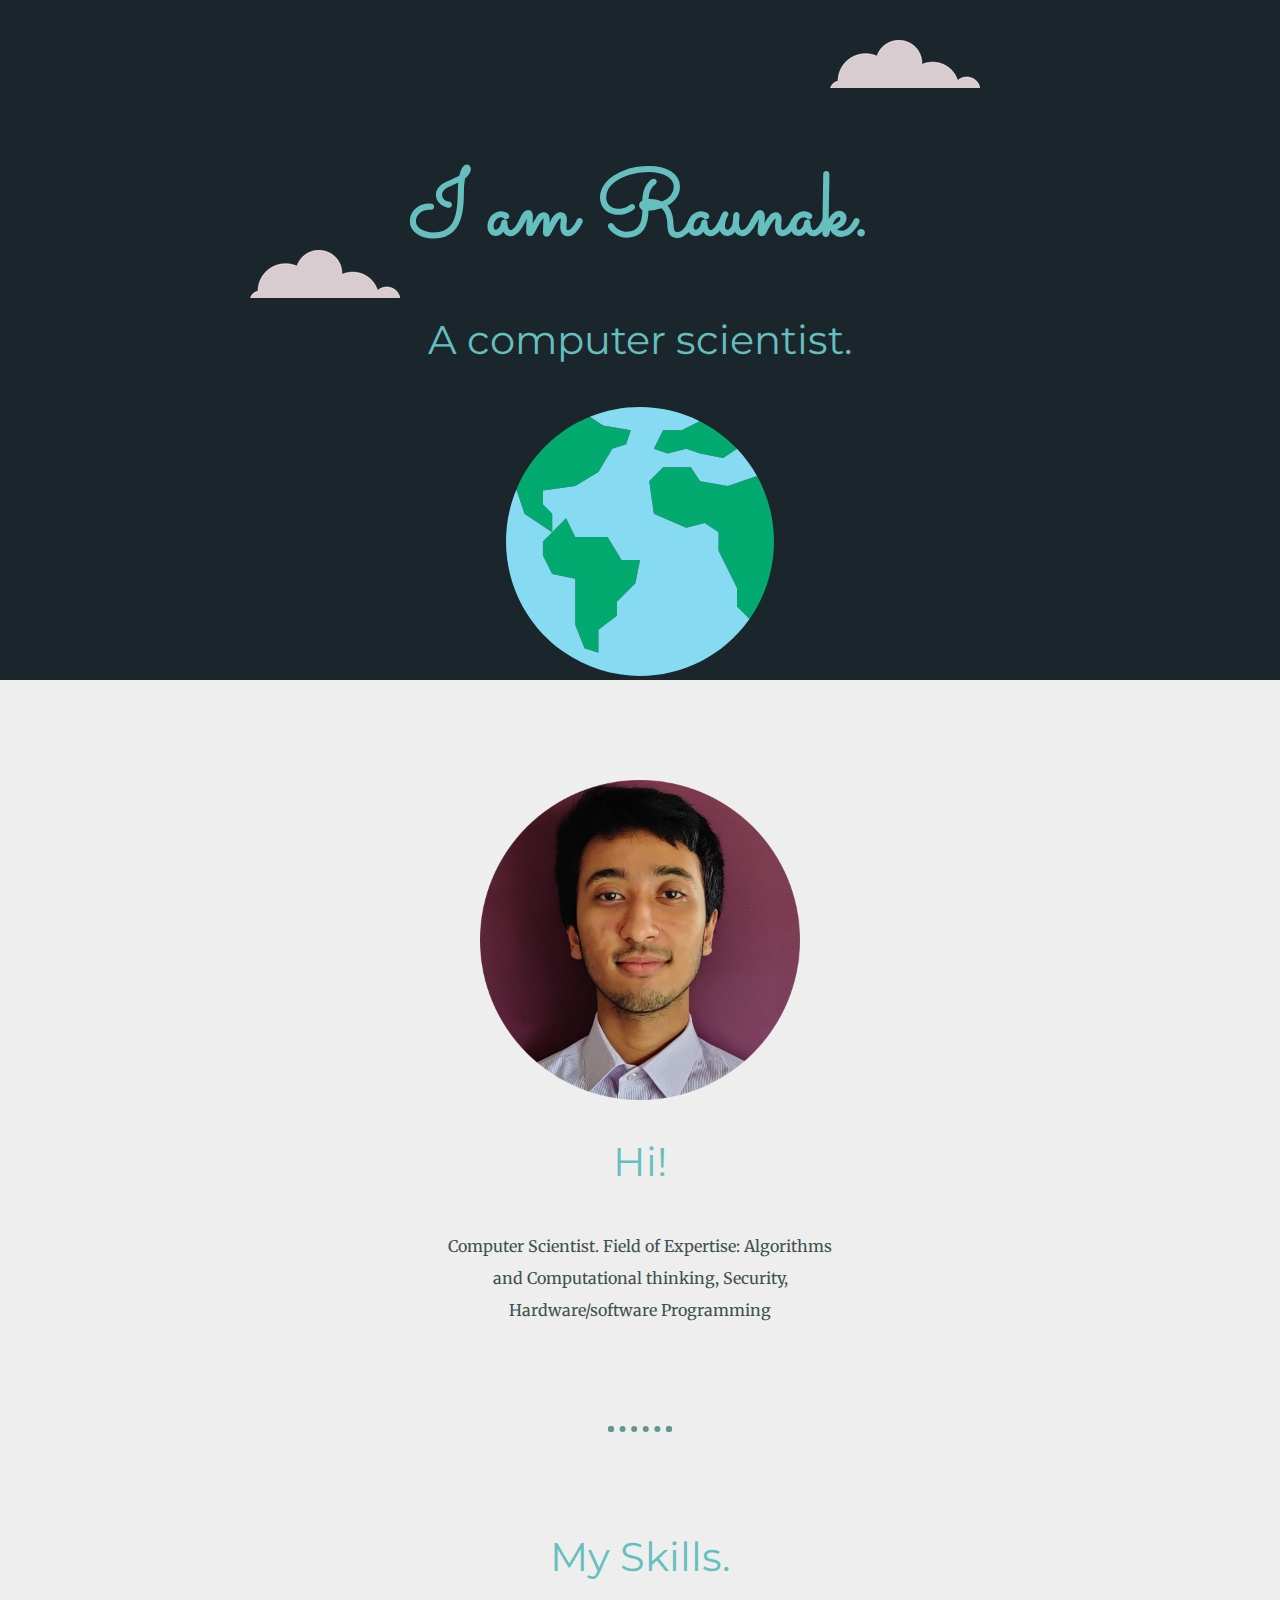
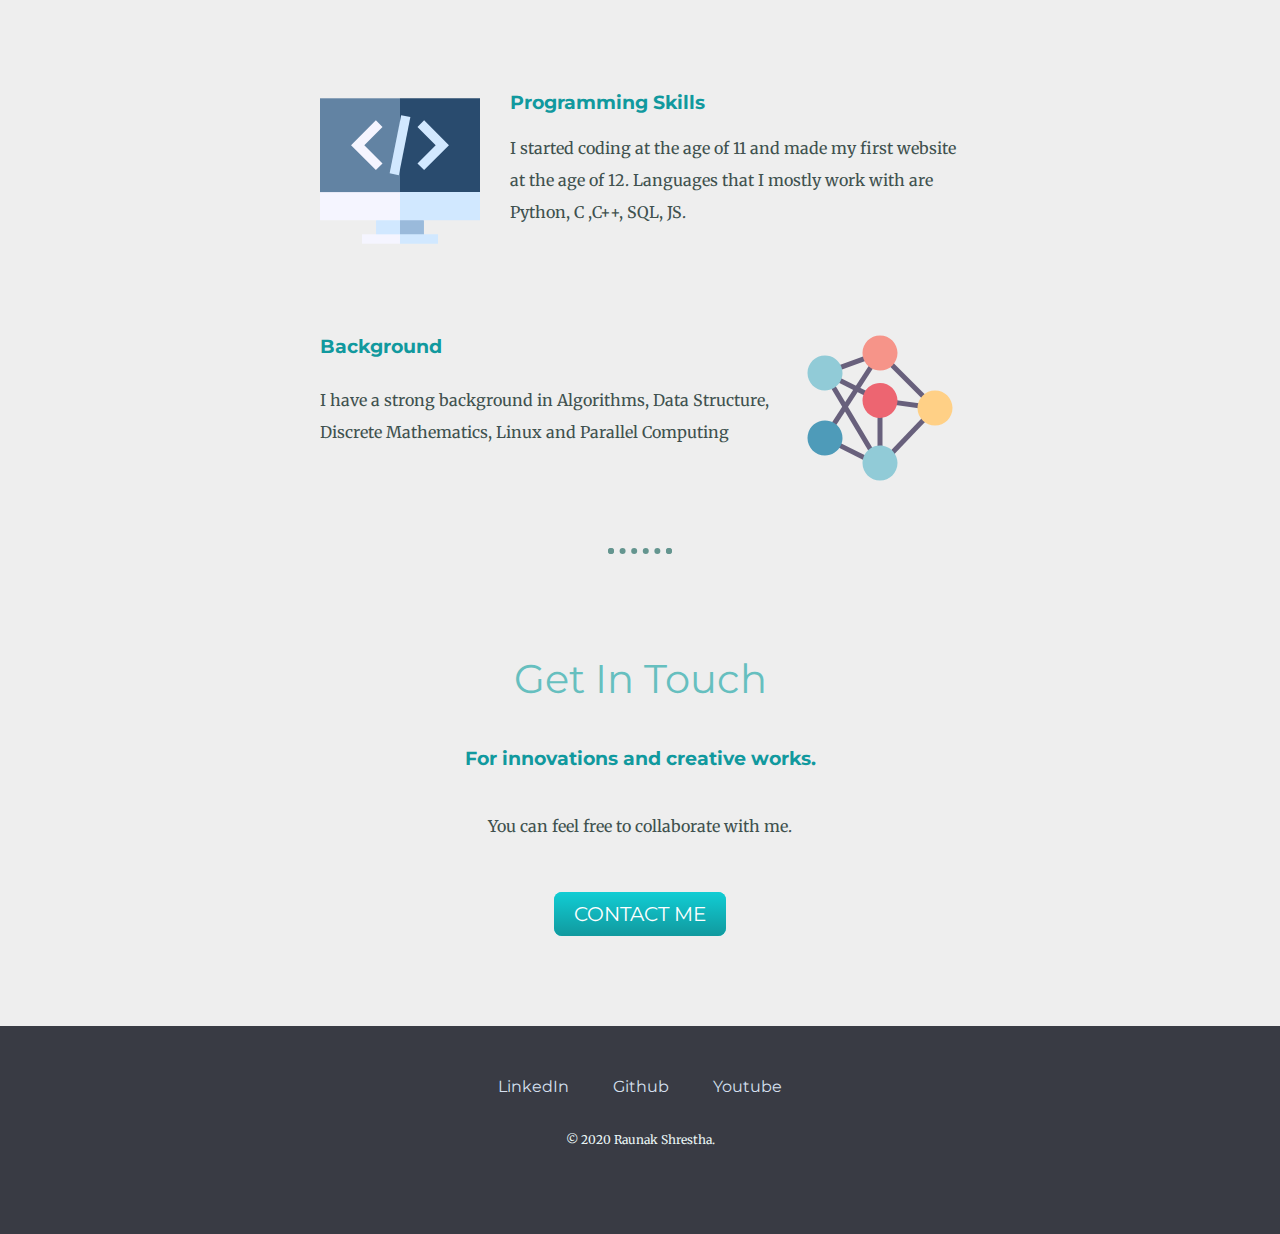
<file: index.html>
<!DOCTYPE html>
<html lang="en" dir="ltr">

<head>
  <meta charset="utf-8">
  <title>Raunak Shrestha</title>
  <link rel="stylesheet" href="css/style.css">
  <link rel="icon" href="favicon.ico" />
  <link href="https://fonts.googleapis.com/css?family=Merriweather|Montserrat|Sacramento" rel="stylesheet" />
</head>

<body>
  <div class="top-container">
    <img class="top-cloud" src="images/cloud.png" alt="cloud-image">
    <h1>I am Raunak.</h1>
    <h2>A computer scientist.</h2>
    <img class="bottom-cloud" src="images/cloud.png" alt="cloud-image">
    <img class="earth-image" src="images/2.svg" alt="earth-image">
  </div>
  <div class="middle-container">
    <div class="profile">
      <img class="profile-image" src="images/raunak.png" alt="">
      <h2>Hi!</h2>
      <p class="intro">Computer Scientist. Field of Expertise: Algorithms and Computational thinking, Security, Hardware/software Programming</p>
    </div>
    <hr>
    <div class="skills">
      <h2>My Skills.</h2>
      <div class="skill-row">
        <img class="skill-image" src="images/1.svg" alt="">
        <h3>Programming Skills</h3>
        <p>I started coding at the age of 11 and made my first website at the age of 12. Languages that I mostly work with are Python, C ,C++, SQL, JS.
</p>
      </div>
      <div class="skill2-row">
        <img class="skill2-image" src="images/3.svg" alt="">
        <h3>Background</h3>
        <p> I have a strong background in Algorithms, Data Structure, Discrete Mathematics, Linux and Parallel Computing</p>
      </div>
    </div>
    <hr>
    <div class="contact-me">
      <h2>Get In Touch</h2>
      <h3>For innovations and creative works.</h3>
      <p class="contact-message">You can feel free to collaborate with me.</p>
      <a class="btn" href="mailto:raunakshrestha13@gmail.com">CONTACT ME</a>
    </div>
  </div>


  <div class="bottom-container">
    <a class="footer-link" href="https://np.linkedin.com/in/raunak-shrestha-9466a3188?challengeId=AQGFixACxIHQiQAAAXRpBqFhPoiznLIjjdTJXTviUQuqhFwvjuGnA9d4iAdpIszk73a9ClMq71jkSs8o-W7tJqdLeNE-jdhlcA&submissionId=18282b64-9187-3216-0c3d-89df1eab8e71&fbclid=IwAR2WPFl46UKCKXV3p7digy2Qj65j5hkjvnXJEHD15704J-Qb5i51md1tbW4">LinkedIn</a>
    <a class="footer-link" href="https://www.github.com/rauns">Github</a>
    <a href="https://www.youtube.com/channel/UCPZ6Vb9Q56qFymAu82yrf6A">Youtube</a>
    <p class="copyright">© 2020 Raunak Shrestha.</p>
  </div>

</body>

</html>
</file>
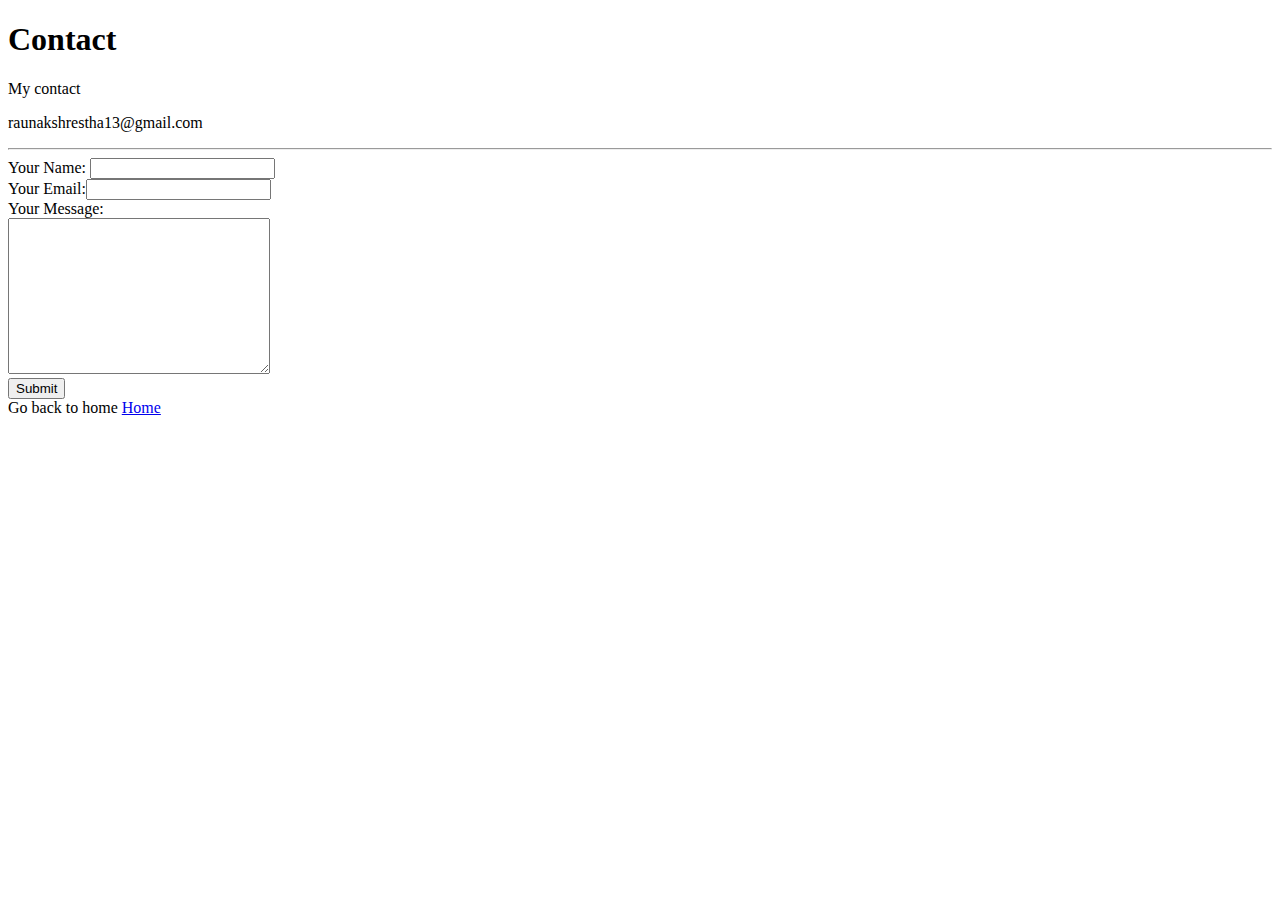
<file: Contact.html>
<!DOCTYPE html>
<html lang="en" dir="ltr">

<head>
  <meta charset="utf-8">
  <title>Contact me</title>

</head>

<body>
  <h1>Contact</h1>
  <p>My contact</p>
  <p>raunakshrestha13@gmail.com</p>
  <hr />
  <form action="mailto:raunakshrestha13@gmail.com" method="post" enctype="text/plain">
    <label>Your Name:</label>
    <input type="text" name="yourName" value=""> <br />
    Your Email:<input type="email" name="yourEmail" value=""><br />
    <label>Your Message:</label><br />
    <textarea name="yourMessage" rows="10" cols="30"></textarea><br />
    <input type="submit" name="">
  </form>
  Go back to home <a href = "index.html">Home</a>
</body>

</html>
</file>
<file: css/style.css>
body {
  font-family: 'Merriweather', serif;
  margin: 0;
  text-align: center;
  color: #40514E;
  background-color: #eeeeee;
}

h1 {
  color: #66BFBF;
  font-family: 'Sacramento', serif;
  font-size: 5.625rem;
  margin: 50px auto 0 auto;
}

h2 {
  color: #66BFBF;
  font-size: 2.5rem;
  font-family: 'Montserrat', serif;
  font-weight: normal;
  padding-bottom: 10px;
}

h3 {
  color: #11999E;
  font-family: 'Montserrat', serif;
}

p
{
    line-height: 2;
}
hr
{
  border: dotted #64958f 6px;
  border-bottom: none;
  width: 4%;
  margin: 100px auto;
}
.intro
{
  width:30%;
  margin: auto;
}

.top-container {
  background-color: #1b262c;
  padding-top: 100px;
  position: relative;
}

.bottom-container {
background-color: #393b44;
padding: 50px 0 50px;
}

.middle-container {
    margin:100px 0px;

}
a
{
  color: #d6e0f0;
  font-family: 'Montserrat', serif;
  margin: 10px 20px;
  text-decoration:none;
}
a:hover
{
  color:#eaf6f6;
}
.bottom-cloud {
  position: absolute;
  left: 250px;
  bottom: 300px;
  top: 250px;
}

.top-cloud {
  position: absolute;
  right: 300px;
  top: 40px;
}

.profile-image {
  width: 25%;
}

.skill-image {
  float: left;
  margin-right: 30px;
  width: 25%;
}

.earth-image {
  width: 21%;
}

.skill-row {

  text-align: left;
  margin: 100px auto 100px auto;
  width: 50%;
}

.skill2-row {
  line-height: 2;
  text-align: left;
  margin: 100px auto 100px auto;
  width: 50%;
}

.skill2-image {
  width: 25%;
  float: right;
}
.btn {
  background: #11cdd4;
  background-image: -webkit-linear-gradient(top, #11cdd4, #11999e);
  background-image: -moz-linear-gradient(top, #11cdd4, #11999e);
  background-image: -ms-linear-gradient(top, #11cdd4, #11999e);
  background-image: -o-linear-gradient(top, #11cdd4, #11999e);
  background-image: linear-gradient(to bottom, #11cdd4, #11999e);
  -webkit-border-radius: 8;
  -moz-border-radius: 8;
  border-radius: 8px;
  font-family: 'Montserrat', serif;
  color: #ffffff;
  font-size: 20px;
  padding: 10px 20px 10px 20px;
  text-decoration: none;
}

.btn:hover {
  background: #30e3cb;
  background-image: -webkit-linear-gradient(top, #30e3cb, #2bc4ad);
  background-image: -moz-linear-gradient(top, #30e3cb, #2bc4ad);
  background-image: -ms-linear-gradient(top, #30e3cb, #2bc4ad);
  background-image: -o-linear-gradient(top, #30e3cb, #2bc4ad);
  background-image: linear-gradient(to bottom, #30e3cb, #2bc4ad);
  text-decoration: none;
}
.contact-message
{
  width: 40%;
  margin: 40px auto 60px;
}

.copyright
{
  color:#eaf6f6;
  font-size: 0.75rem;
  padding:20px 0;
}
</file>
